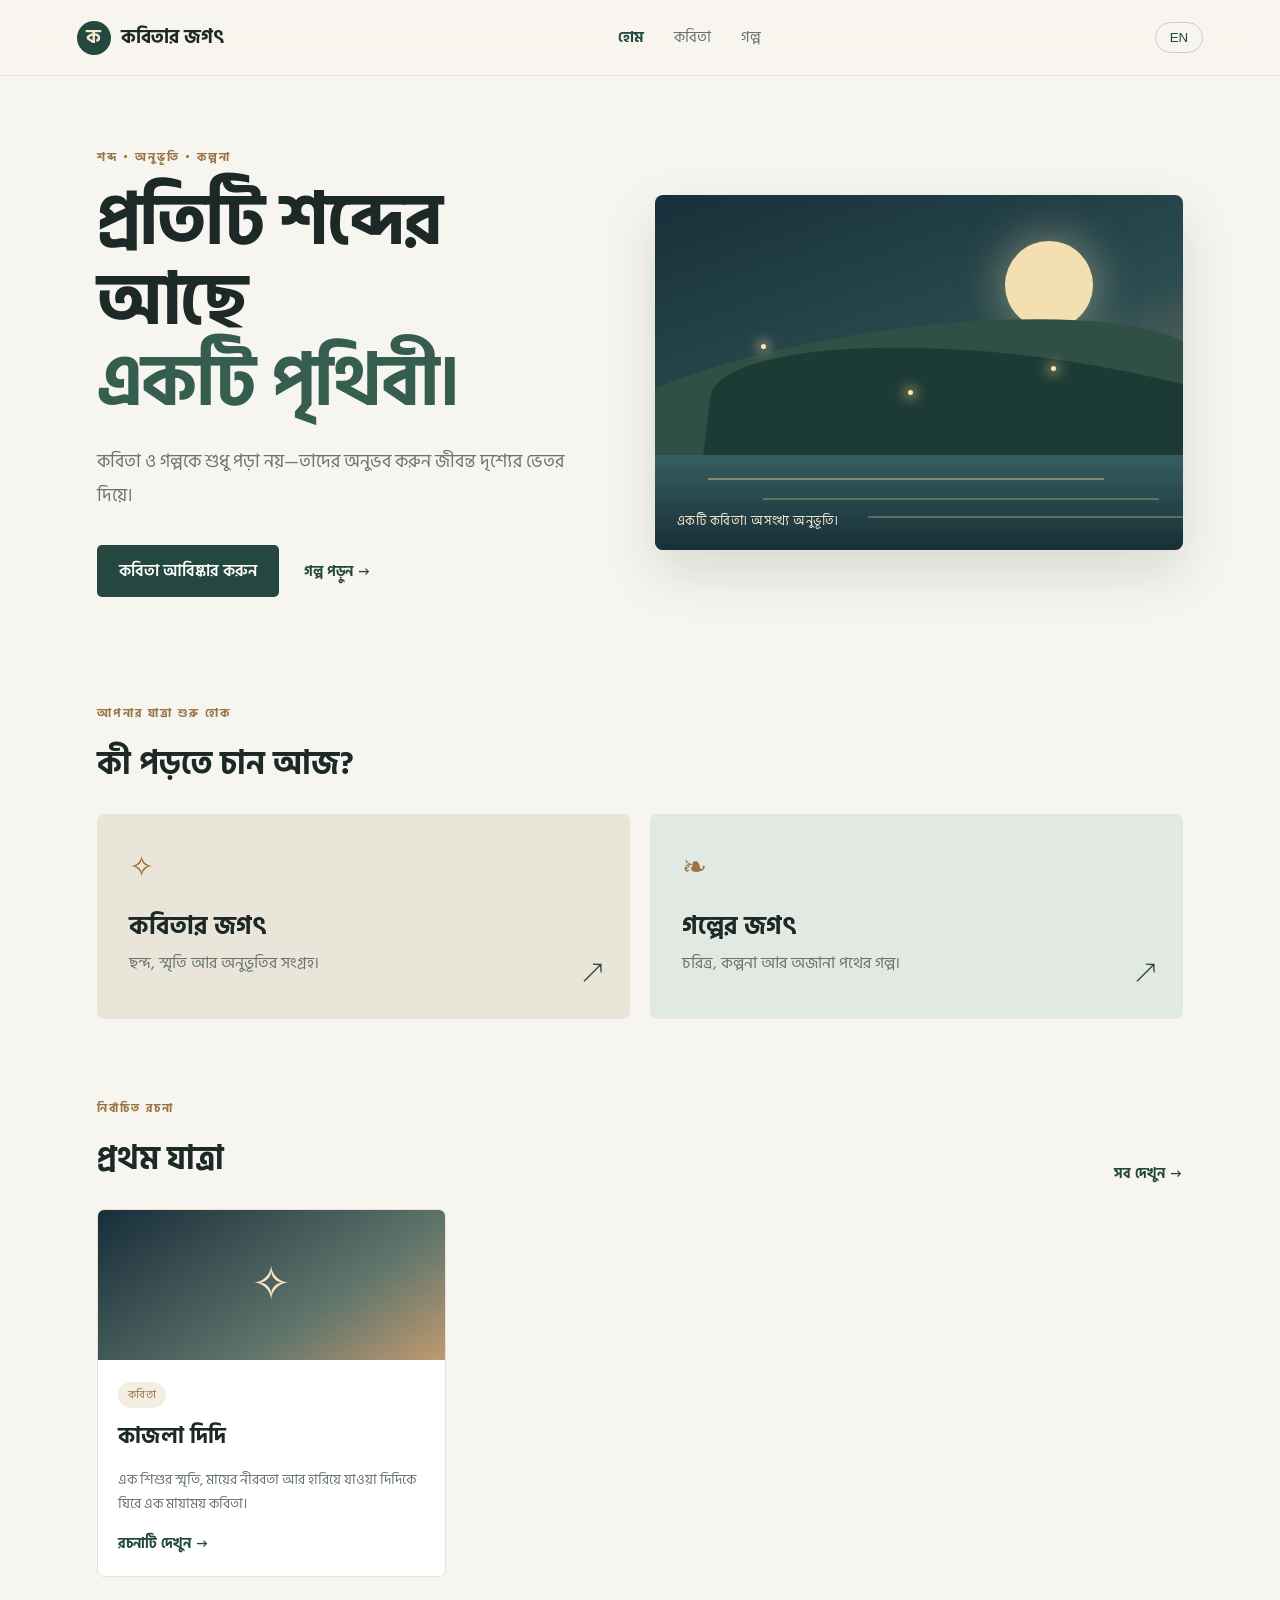
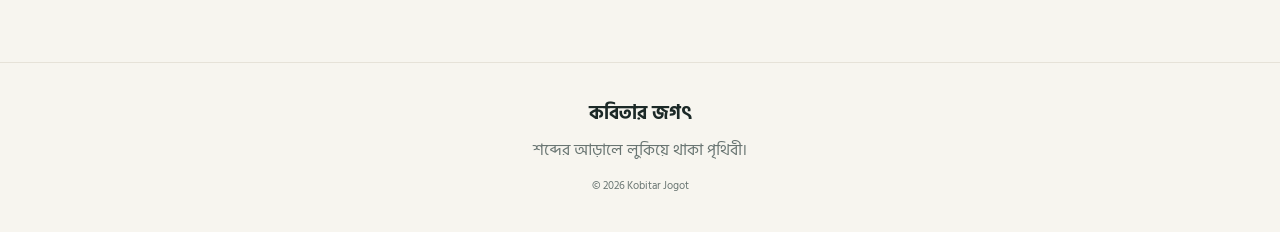
<file: index.html>
<!doctype html>
<html lang="bn">
<head>
  <meta charset="utf-8">
  <meta name="viewport" content="width=device-width, initial-scale=1">
  <meta name="description" content="কবিতার জগৎ — শব্দের আড়ালে লুকিয়ে থাকা পৃথিবী।">
  <title>কবিতার জগৎ | Kobitar Jogot</title>
  <link rel="stylesheet" href="css/style.css">
</head>
<body>
  <header class="site-header">
    <a class="brand" href="./"><span class="brand-mark">ক</span><span data-i18n="brand">কবিতার জগৎ</span></a>
    <nav><a class="active" href="./" data-i18n="navHome">হোম</a><a href="poems/" data-i18n="navPoems">কবিতা</a><a href="stories/" data-i18n="navStories">গল্প</a></nav>
    <button class="lang-btn" id="languageToggle" type="button">EN</button>
  </header>
  <main>
    <section class="hero">
      <div class="hero-copy">
        <p class="eyebrow" data-i18n="eyebrow">শব্দ • অনুভূতি • কল্পনা</p>
        <h1 data-i18n="heroTitle">প্রতিটি শব্দের আছে<br><em>একটি পৃথিবী।</em></h1>
        <p class="hero-text" data-i18n="heroText">কবিতা ও গল্পকে শুধু পড়া নয়—তাদের অনুভব করুন জীবন্ত দৃশ্যের ভেতর দিয়ে।</p>
        <div class="hero-actions"><a class="button primary" href="poems/" data-i18n="explorePoems">কবিতা আবিষ্কার করুন</a><a class="text-link" href="stories/" data-i18n="exploreStories">গল্প পড়ুন →</a></div>
      </div>
      <div class="hero-art" role="img" aria-label="চাঁদ, বাঁশবন ও পুকুরের কল্পনাময় দৃশ্য">
        <div class="moon"></div><div class="hill hill-back"></div><div class="hill hill-front"></div>
        <div class="water"></div><div class="firefly f1"></div><div class="firefly f2"></div><div class="firefly f3"></div>
        <div class="art-caption" data-i18n="heroCaption">একটি কবিতা। অসংখ্য অনুভূতি।</div>
      </div>
    </section>
    <section class="section">
      <div class="section-heading"><div><p class="eyebrow" data-i18n="startJourney">আপনার যাত্রা শুরু হোক</p><h2 data-i18n="browseTitle">কী পড়তে চান আজ?</h2></div></div>
      <div class="category-grid">
        <a class="category-card poem-card" href="poems/"><span class="category-icon">✧</span><h3 data-i18n="poemsTitle">কবিতার জগৎ</h3><p data-i18n="poemsDesc">ছন্দ, স্মৃতি আর অনুভূতির সংগ্রহ।</p><span class="card-arrow">↗</span></a>
        <a class="category-card story-card" href="stories/"><span class="category-icon">❧</span><h3 data-i18n="storiesTitle">গল্পের জগৎ</h3><p data-i18n="storiesDesc">চরিত্র, কল্পনা আর অজানা পথের গল্প।</p><span class="card-arrow">↗</span></a>
      </div>
    </section>
    <section class="section featured-section">
      <div class="section-heading"><div><p class="eyebrow" data-i18n="featured">নির্বাচিত রচনা</p><h2 data-i18n="featuredTitle">প্রথম যাত্রা</h2></div><a class="text-link" href="poems/" data-i18n="seeAll">সব দেখুন →</a></div>
      <div id="featuredWorks" class="work-grid"><p class="muted">রচনা লোড হচ্ছে…</p></div>
    </section>
  </main>
  <footer><a class="brand footer-brand" href="./">কবিতার জগৎ</a><p data-i18n="footer">শব্দের আড়ালে লুকিয়ে থাকা পৃথিবী।</p><small>© <span id="year"></span> Kobitar Jogot</small></footer>
  <script src="js/app.js"></script>
  <script src="js/home.js"></script>
</body></html>
</file>
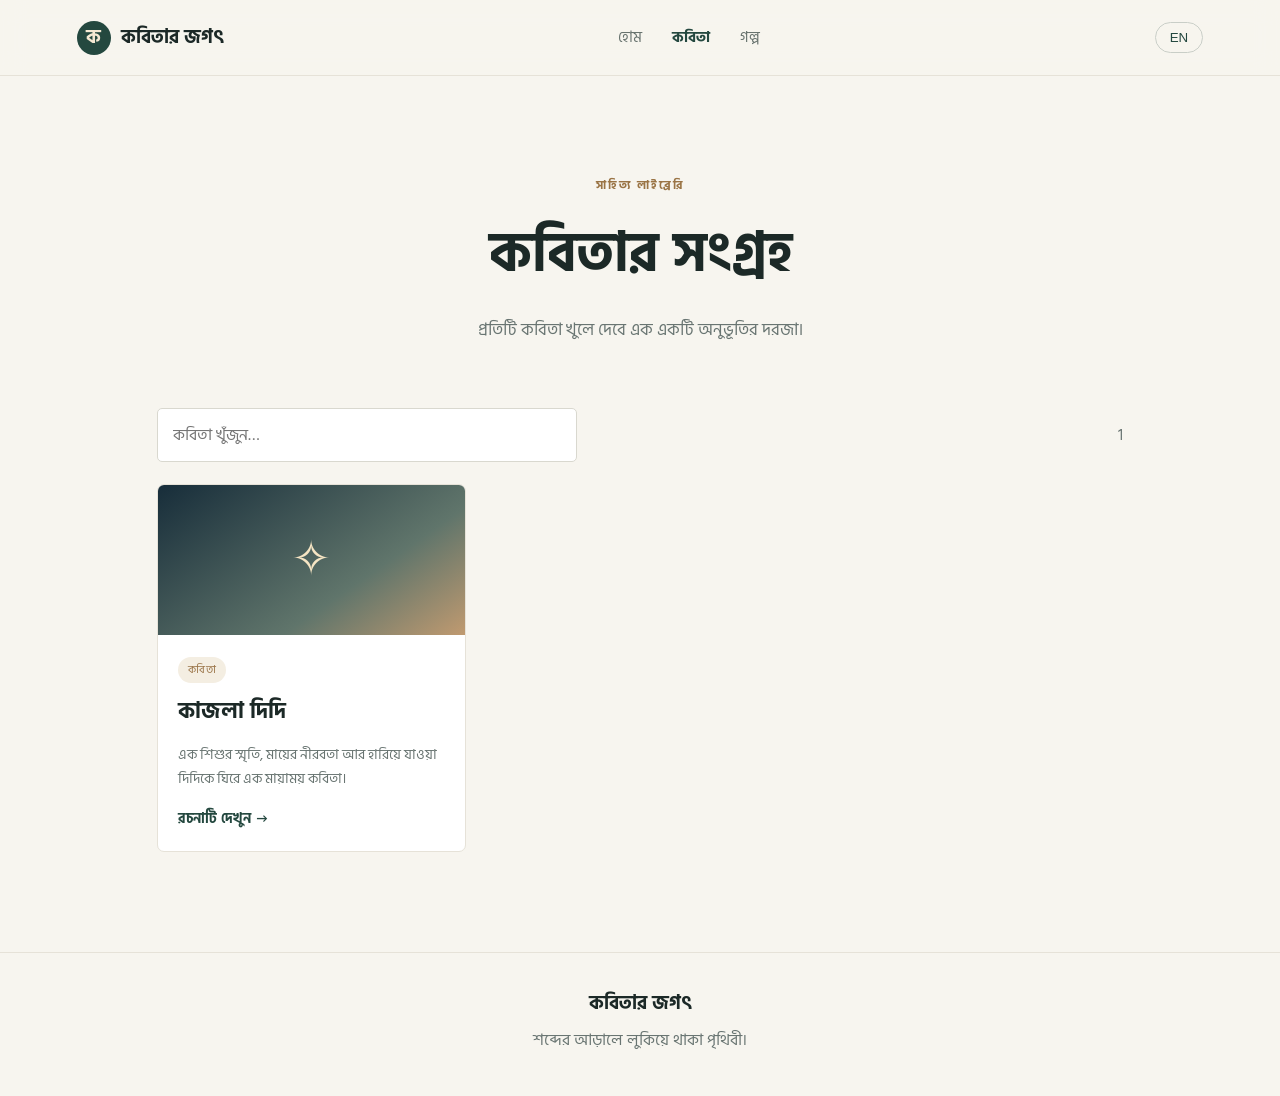
<file: poems/index.html>
<!doctype html>
<html lang="bn"><head><meta charset="utf-8"><meta name="viewport" content="width=device-width, initial-scale=1"><title>কবিতা | কবিতার জগৎ</title><link rel="stylesheet" href="../css/style.css"></head>
<body data-section="poems">
<header class="site-header"><a class="brand" href="../"><span class="brand-mark">ক</span><span data-i18n="brand">কবিতার জগৎ</span></a><nav><a href="../" data-i18n="navHome">হোম</a><a class="active" href="./" data-i18n="navPoems">কবিতা</a><a href="../stories/" data-i18n="navStories">গল্প</a></nav><button class="lang-btn" id="languageToggle">EN</button></header>
<main class="listing-main"><section class="page-intro"><p class="eyebrow" data-i18n="poemLibrary">সাহিত্য লাইব্রেরি</p><h1 data-i18n="poemHeading">কবিতার সংগ্রহ</h1><p data-i18n="poemIntro">প্রতিটি কবিতা খুলে দেবে এক একটি অনুভূতির দরজা।</p></section><div class="toolbar"><input id="searchInput" type="search" placeholder="কবিতা খুঁজুন…" aria-label="Search"><span id="resultCount" class="muted"></span></div><div id="workList" class="work-grid"><p class="muted">লোড হচ্ছে…</p></div></main>
<footer><a class="brand footer-brand" href="../">কবিতার জগৎ</a><p data-i18n="footer">শব্দের আড়ালে লুকিয়ে থাকা পৃথিবী।</p></footer><script src="../js/app.js"></script><script src="../js/listing.js"></script></body></html>
</file>
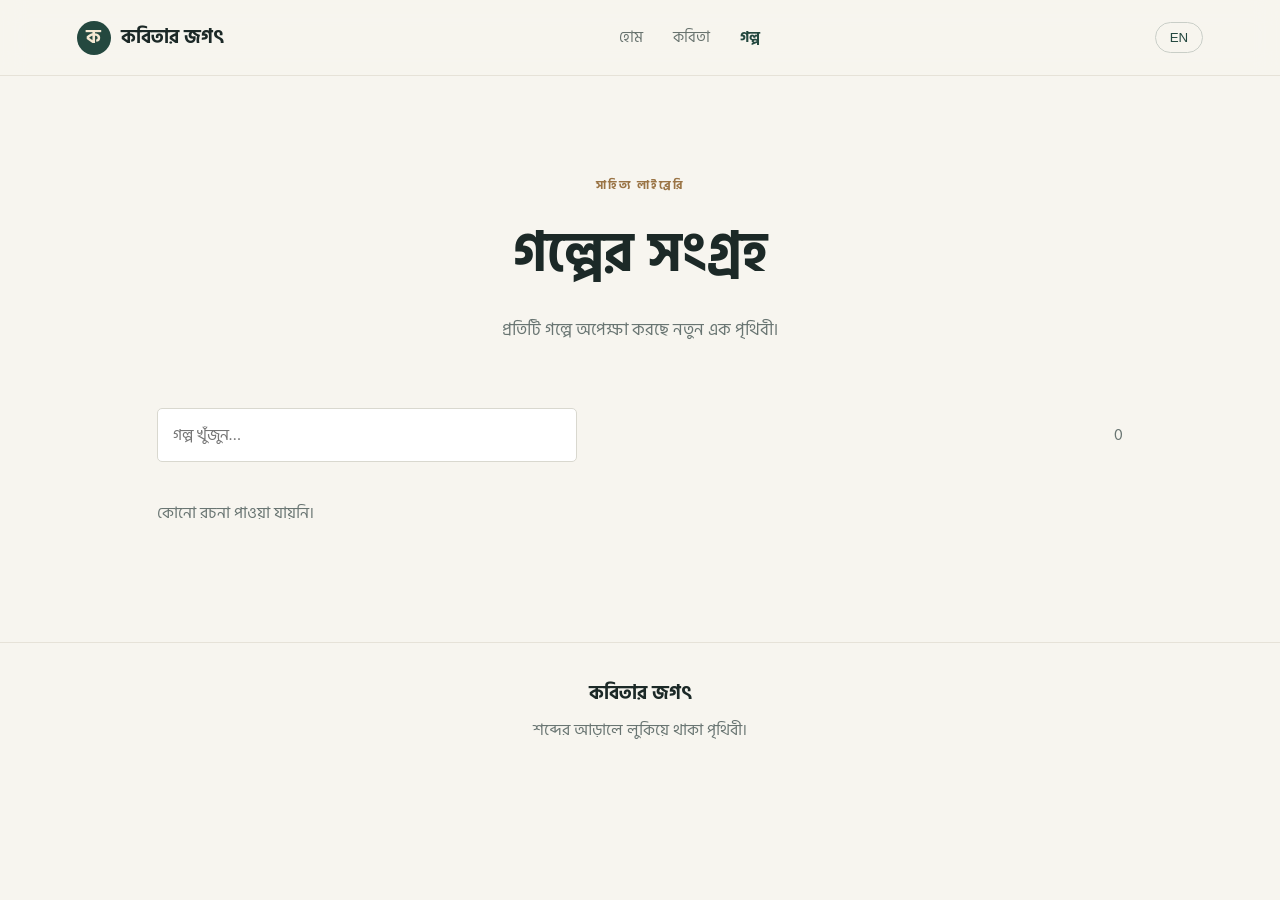
<file: stories/index.html>
<!doctype html>
<html lang="bn"><head><meta charset="utf-8"><meta name="viewport" content="width=device-width, initial-scale=1"><title>গল্প | কবিতার জগৎ</title><link rel="stylesheet" href="../css/style.css"></head>
<body data-section="stories">
<header class="site-header"><a class="brand" href="../"><span class="brand-mark">ক</span><span data-i18n="brand">কবিতার জগৎ</span></a><nav><a href="../" data-i18n="navHome">হোম</a><a href="../poems/" data-i18n="navPoems">কবিতা</a><a class="active" href="./" data-i18n="navStories">গল্প</a></nav><button class="lang-btn" id="languageToggle">EN</button></header>
<main class="listing-main"><section class="page-intro"><p class="eyebrow" data-i18n="storyLibrary">সাহিত্য লাইব্রেরি</p><h1 data-i18n="storyHeading">গল্পের সংগ্রহ</h1><p data-i18n="storyIntro">প্রতিটি গল্পে অপেক্ষা করছে নতুন এক পৃথিবী।</p></section><div class="toolbar"><input id="searchInput" type="search" placeholder="গল্প খুঁজুন…" aria-label="Search"><span id="resultCount" class="muted"></span></div><div id="workList" class="work-grid"><p class="muted">লোড হচ্ছে…</p></div></main>
<footer><a class="brand footer-brand" href="../">কবিতার জগৎ</a><p data-i18n="footer">শব্দের আড়ালে লুকিয়ে থাকা পৃথিবী।</p></footer><script src="../js/app.js"></script><script src="../js/listing.js"></script></body></html>
</file>
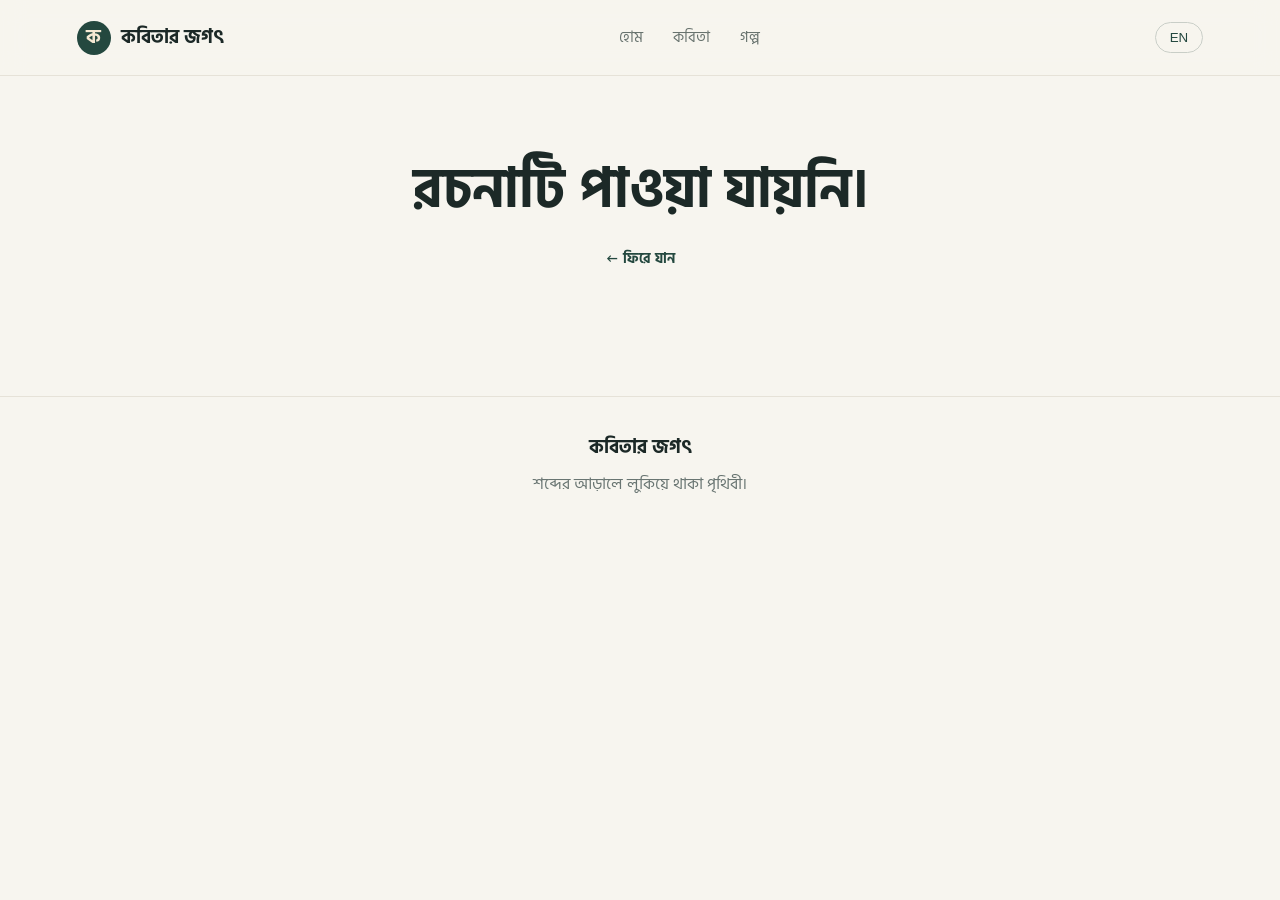
<file: work.html>
<!doctype html>
<html lang="bn"><head><meta charset="utf-8"><meta name="viewport" content="width=device-width, initial-scale=1"><title>রচনা | কবিতার জগৎ</title><link rel="stylesheet" href="css/style.css"></head>
<body class="work-page">
<header class="site-header"><a class="brand" href="./"><span class="brand-mark">ক</span><span data-i18n="brand">কবিতার জগৎ</span></a><nav><a href="./" data-i18n="navHome">হোম</a><a href="poems/" data-i18n="navPoems">কবিতা</a><a href="stories/" data-i18n="navStories">গল্প</a></nav><button class="lang-btn" id="languageToggle">EN</button></header>
<main id="workDetail" class="detail-main"><p class="muted">রচনা লোড হচ্ছে…</p></main>
<footer><a class="brand footer-brand" href="./">কবিতার জগৎ</a><p data-i18n="footer">শব্দের আড়ালে লুকিয়ে থাকা পৃথিবী।</p></footer><script src="js/app.js"></script><script src="js/detail.js"></script></body></html>
</file>
<file: css/style.css>
@import url('https://fonts.googleapis.com/css2?family=Hind+Siliguri:wght@400;500;600;700&family=Manrope:wght@400;500;600;700;800&display=swap');
:root{--ink:#1c2927;--muted:#697572;--paper:#f7f5ef;--green:#24483f;--green2:#365e50;--gold:#c79a5b;--line:#e6e2d8;--white:#fff}
*{box-sizing:border-box}html{scroll-behavior:smooth}body{margin:0;background:var(--paper);color:var(--ink);font-family:"Hind Siliguri",Manrope,sans-serif}a{color:inherit;text-decoration:none}.site-header{height:76px;display:flex;align-items:center;justify-content:space-between;padding:0 clamp(20px,6vw,90px);border-bottom:1px solid var(--line);background:rgba(247,245,239,.94);position:sticky;top:0;z-index:10;backdrop-filter:blur(12px)}.brand{display:flex;align-items:center;gap:10px;font-size:19px;font-weight:700}.brand-mark{width:34px;height:34px;border-radius:50%;display:grid;place-items:center;background:var(--green);color:#f4e8d2}.site-header nav{display:flex;gap:30px;font-size:15px;color:#68736e}.site-header nav a.active,.site-header nav a:hover{color:var(--green);font-weight:700}.lang-btn{border:1px solid #c9cec7;border-radius:30px;background:transparent;padding:7px 14px;font:600 13px inherit;color:var(--green);cursor:pointer}.hero{max-width:1240px;margin:auto;padding:72px 6vw 62px;display:grid;grid-template-columns:1fr 1.05fr;gap:55px;align-items:center;min-height:520px}.eyebrow{color:#9a7445;text-transform:uppercase;letter-spacing:2px;font-size:12px;font-weight:700;margin:0 0 15px}.hero h1{font-size:clamp(42px,5.6vw,72px);line-height:1.12;letter-spacing:-1.5px;margin:0 0 22px;font-weight:700}.hero h1 em{font-style:normal;color:var(--green2)}.hero-text{font-size:18px;line-height:1.9;color:var(--muted);max-width:490px}.hero-actions{display:flex;align-items:center;gap:25px;margin-top:32px}.button{display:inline-flex;padding:13px 22px;border-radius:5px;font-weight:600}.primary{background:var(--green);color:#fff}.primary:hover{background:#17362e}.text-link{color:var(--green);font-weight:700;font-size:14px}.hero-art{height:355px;position:relative;overflow:hidden;border-radius:8px;background:linear-gradient(160deg,#172f3a 0%,#2b4c50 50%,#b18c68 100%);box-shadow:0 22px 55px #243d3326}.moon{position:absolute;width:88px;height:88px;border-radius:50%;background:#f4dfb0;right:17%;top:13%;box-shadow:0 0 45px #f4dfb080}.hill{position:absolute;bottom:60px;width:120%;height:160px;border-radius:50% 50% 0 0}.hill-back{left:-15%;background:#304f45;transform:rotate(-8deg)}.hill-front{left:10%;bottom:34px;background:#1d3b35;transform:rotate(7deg)}.water{position:absolute;bottom:0;height:95px;width:100%;background:linear-gradient(#365e60,#182f37)}.water:after{content:"";position:absolute;top:23px;left:10%;width:75%;height:2px;background:#d7bd8a88;box-shadow:55px 20px 0 #d7bd8a55,160px 38px 0 #d7bd8a55}.firefly{position:absolute;width:5px;height:5px;border-radius:50%;background:#ffe5a4;box-shadow:0 0 12px 4px #ffe5a477;animation:glow 2.5s infinite alternate}.f1{left:20%;top:42%}.f2{left:48%;top:55%;animation-delay:.8s}.f3{right:24%;top:48%;animation-delay:1.3s}.art-caption{position:absolute;bottom:18px;left:22px;color:#f7e9cf;font-size:13px;letter-spacing:.5px}@keyframes glow{to{opacity:.25;transform:scale(.6)}}.section{max-width:1240px;margin:0 auto;padding:45px 6vw}.section-heading{display:flex;align-items:end;justify-content:space-between;margin-bottom:24px}.section h2{font-size:32px;margin:0}.category-grid{display:grid;grid-template-columns:1fr 1fr;gap:20px}.category-card{position:relative;min-height:205px;border-radius:7px;padding:30px 32px;overflow:hidden}.poem-card{background:#e9e5d8}.story-card{background:#e1e9e2}.category-icon{font-size:30px;color:#9a7445}.category-card h3{font-size:25px;margin:14px 0 3px}.category-card p{color:var(--muted);margin:0}.card-arrow{position:absolute;right:28px;bottom:25px;font-size:24px;color:var(--green)}.featured-section{padding-top:35px;padding-bottom:85px}.work-grid{display:grid;grid-template-columns:repeat(3,minmax(0,1fr));gap:20px}.work-card{display:block;background:#fff;border:1px solid var(--line);border-radius:7px;overflow:hidden;transition:transform .2s,box-shadow .2s}.work-card:hover{transform:translateY(-4px);box-shadow:0 14px 32px #172e2415}.work-art{height:150px;display:grid;place-items:center;background:linear-gradient(145deg,#233e3a,#82917a);color:#f6e5c4;font-size:48px}.work-art.moonlit{background:linear-gradient(145deg,#172d3a,#60756b 65%,#c09a70)}.work-card-copy{padding:20px}.tag{display:inline-block;font-size:11px;letter-spacing:.5px;color:#997346;background:#f4eee2;border-radius:30px;padding:4px 10px}.work-card h3{font-size:22px;margin:10px 0 5px}.work-card p{font-size:14px;line-height:1.7;color:var(--muted);min-height:48px}.listing-main,.detail-main{max-width:1120px;margin:auto;padding:65px 6vw 100px}.page-intro{text-align:center;padding:35px 0 25px}.page-intro h1{font-size:clamp(36px,5vw,55px);margin:0 0 10px}.page-intro p:last-child{color:var(--muted);font-size:17px}.toolbar{display:flex;align-items:center;justify-content:space-between;margin:22px 0}.toolbar input{width:min(100%,420px);border:1px solid #d9d8cf;background:#fff;border-radius:5px;padding:13px 15px;font:inherit;outline-color:var(--green)}.muted{color:var(--muted)}footer{border-top:1px solid var(--line);padding:35px 6vw;text-align:center;color:var(--muted)}footer p{margin:8px 0}.footer-brand{justify-content:center;color:var(--ink)}footer small{font-size:11px}.back-link{display:inline-block;color:var(--green);font-weight:600;margin-bottom:25px}.detail-hero{text-align:center;padding:50px 20px 55px;background:linear-gradient(140deg,#e9e5d8,#dce6df);border-radius:8px}.detail-hero h1{font-size:clamp(38px,5vw,58px);margin:14px 0}.detail-hero p{max-width:650px;margin:0 auto 14px;color:#596762;font-size:17px;line-height:1.8}.detail-hero small{color:#6e7974}.detail-layout{display:grid;grid-template-columns:1.1fr .9fr;gap:35px;margin-top:45px}.original-text{background:#fff;border:1px solid var(--line);border-radius:7px;padding:30px}.original-text h2{font-size:25px}.original-text pre{white-space:pre-wrap;font:20px/2 "Hind Siliguri",sans-serif;color:#394742}.experience-panel{background:#1c3435;color:#f4ead6;padding:25px;border-radius:7px;align-self:start}.experience-panel p{color:#c7d0c7}.experience-art{height:155px;position:relative;overflow:hidden;border-radius:5px;background:linear-gradient(150deg,#1c3544,#68806e)}.experience-art .moon{width:55px;height:55px}.scene-section{margin-top:55px}.scene-section h2{font-size:27px}.scene-list{display:grid;grid-template-columns:repeat(5,1fr);gap:10px}.scene-item{padding:16px;background:#ebe8df;border-radius:5px;min-height:90px}.scene-item span{display:block;color:#a27d4e;font-size:12px;margin-bottom:8px}.scene-item b{font-size:14px}.work-page .detail-main{padding-top:35px}
@media(max-width:760px){.site-header{height:65px;padding:0 17px}.site-header nav{gap:13px;font-size:13px}.brand{font-size:16px;gap:7px}.brand-mark{width:30px;height:30px}.hero{padding:45px 20px 35px;grid-template-columns:1fr;gap:30px}.hero h1{font-size:47px}.hero-art{height:245px}.hero-text{font-size:16px}.section{padding:35px 20px}.section h2{font-size:27px}.category-grid{grid-template-columns:1fr}.category-card{min-height:175px}.work-grid{grid-template-columns:1fr}.work-art{height:170px}.listing-main,.detail-main{padding:35px 20px 70px}.page-intro{padding:20px 0}.detail-layout{grid-template-columns:1fr}.scene-list{grid-template-columns:1fr 1fr}.toolbar{gap:10px}.toolbar input{min-width:0}.hero-actions{gap:16px;flex-wrap:wrap}}
@media(min-width:761px) and (max-width:1000px){.work-grid{grid-template-columns:repeat(2,minmax(0,1fr))}}
</file>
